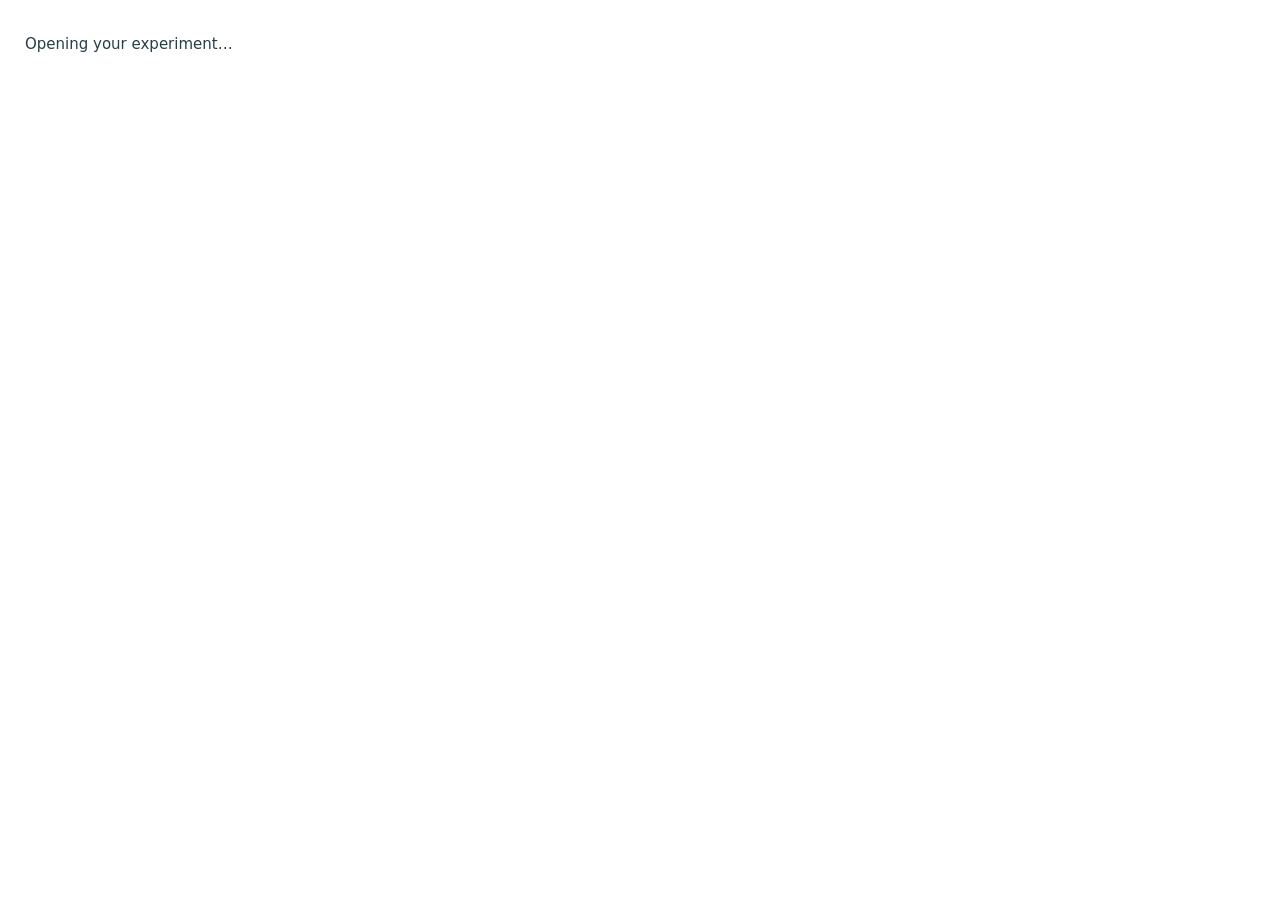
<file: ui_assets/experiences/index.html>
<!doctype html><html lang="en"><head><meta charset="utf-8"><meta name="viewport" content="width=device-width,initial-scale=1"><title>SYNAPSE · Learn by trying</title><link rel="stylesheet" href="style.css"></head><body>
<main id="app" aria-label="Interactive brain-region lesson"><p class="loading">Opening your experiment…</p></main>
<script src="core.js"></script><script src="ui.js"></script></body></html>
</file>
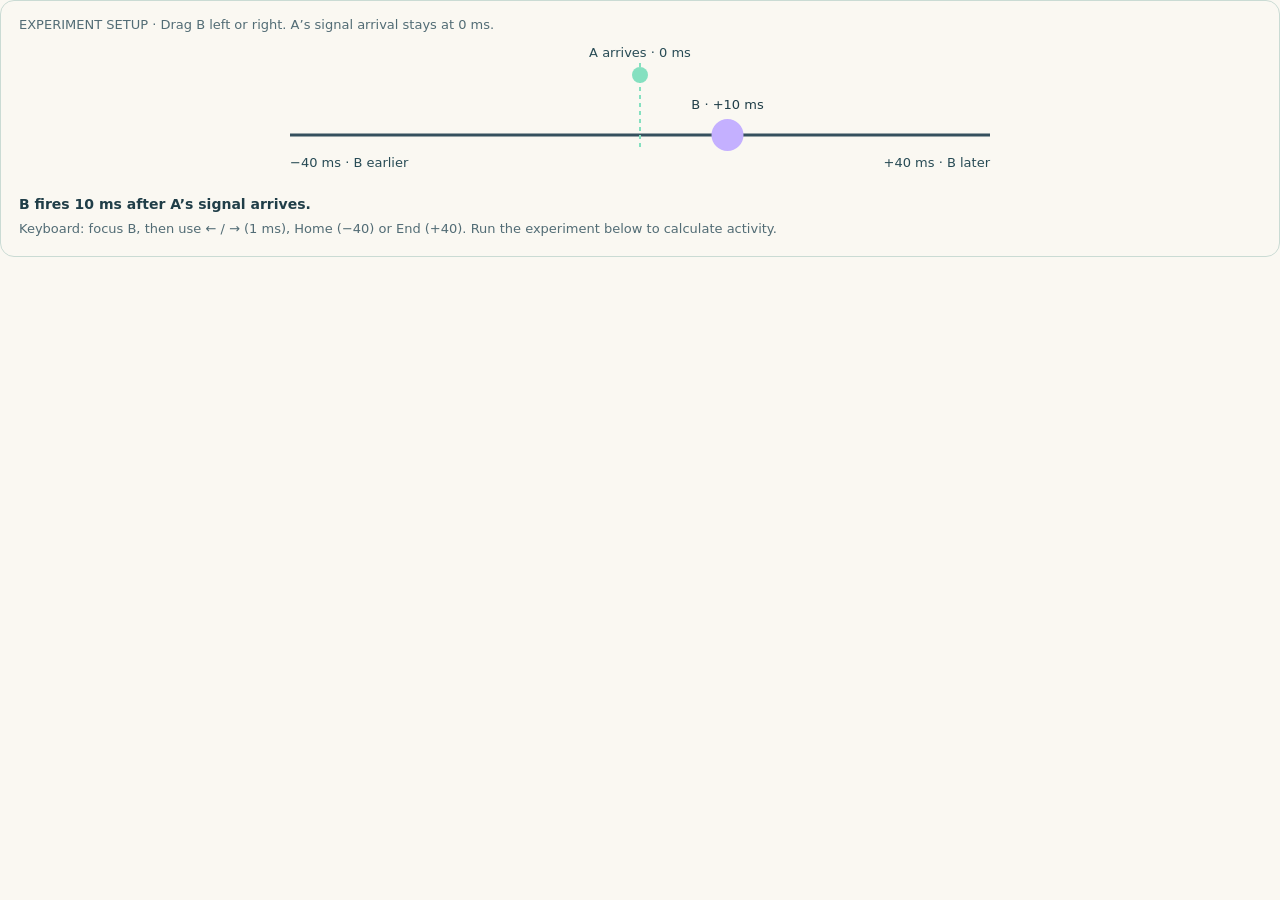
<file: ui_assets/timing_editor/index.html>
<!doctype html><html lang="en"><head><meta charset="utf-8"><meta name="viewport" content="width=device-width,initial-scale=1"><title>Set the relative timing</title><style>
*{box-sizing:border-box}body{margin:0;font:14px/1.5 system-ui,Segoe UI,sans-serif;background:#101c25;color:#edf4f2}main{padding:14px 18px;border:1px solid #35505e;border-radius:14px}p{margin:0 0 4px;color:#526c75;font-size:13px}svg{width:100%;height:155px;display:block}svg text{font-family:system-ui,Segoe UI,sans-serif;fill:#b0c3ce;font-size:13px}#b-marker{cursor:grab;touch-action:none;outline:none}#b-marker:focus-visible circle{stroke:#fff;stroke-width:4}#status{color:#203e48;font-weight:600;font-size:14px}body[aria-disabled=true] #b-marker{pointer-events:none;opacity:.5}

/* SYNAPSE light course palette. Shared with the upgraded regional course. */
:root{color-scheme:light;--bg:#faf8f2;--panel:#ffffff;--ink:#203e48;--muted:#526c75;--line:#cadbd4;--a:#126d70;--b:#78579b;--gold:#a76524;--mint:#126d70;--lilac:#78579b;color:#203e48;background:#faf8f2}
body{background:#faf8f2;color:#203e48}main{background:#faf8f2;border-color:#cadbd4}
h1,h2,h3,summary{color:#203e48}.badge,.chip{color:#126d70;border-color:#bdd2c7;background:#edf4ef}
.intro,.subtle,.foot,.footnote,details,.muted,.scope,.step,.paneltitle,.paneltitle span,.legend,.bottom,.phasebar,.phasebar strong,.neuron,.cards label,.controls,.controls span,.inspect span{color:#526c75}
.world,.circuit,.network,.story section,.cards section,.card{background:#ffffff;border-color:#cadbd4}
button,select{background:#fff;color:#203e48;border-color:#b7cdc3}button:hover{background:#edf4ef;border-color:#126d70}button[aria-pressed=true]{background:#dfede5;color:#126d70;border-color:#126d70}
button:focus-visible,select:focus-visible,input:focus-visible,canvas:focus-visible{outline:3px solid #ae6b27;outline-offset:3px}input[type=range],progress{accent-color:#126d70}
.story p,.pads div,.legend,.bottom,.phase,.phasebar strong,.explanation p,.explanation strong{color:#284b55}.pads div{border-color:#bacfc5}.pads div.chosen,.sensor.on{background:#dfede5;color:#0e5a60;border-color:#126d70}.sensor{color:#526c75;border-color:#c8d9d2}
.eyebrow,.kicker,.goal{color:#126d70}.wall{color:#637678}.danger{color:#a6384e}
.tooltip{background:#fffffff5;color:#203e48;border-color:#9ab9ac}.packet{background:#bc7d24}.positive{background:#126d70}.negative{background:#b44b66}.gain{background:#218470}.loss{background:#a74468}
.explanation{background:#eaf3ed;border-color:#126d70}.explanation p{color:#284b55}svg text{fill:#284b55}svg .small{fill:#526c75}svg .part-fill{fill:#e5efea;stroke:#779b8d}svg .active .part-fill{fill:#b6daca;stroke:#126d70}svg .part-line{stroke:#729986}svg .active .part-line{stroke:#126d70}
</style></head><body><main><p>EXPERIMENT SETUP · Drag B left or right. A’s signal arrival stays at 0 ms.</p>
<svg id="axis" viewBox="0 0 900 155" aria-label="Relative timing setup">
<path d="M100 96 H800" stroke="#35505e" stroke-width="3"/><path d="M450 24 V110" stroke="#85e0c0" stroke-width="2" stroke-dasharray="4 4"/>
<circle cx="450" cy="36" r="8" fill="#85e0c0"/><text x="450" y="18" text-anchor="middle">A arrives · 0 ms</text>
<text x="100" y="128">−40 ms · B earlier</text><text x="800" y="128" text-anchor="end">+40 ms · B later</text>
<g id="b-marker" role="slider" tabindex="0" aria-label="B spike relative to A arrival, milliseconds" aria-valuemin="-40" aria-valuemax="40" aria-valuenow="10"><circle cx="0" cy="96" r="15" fill="#c4b0ff" stroke="#c4b0ff" stroke-width="2"/><text id="b-label" x="0" y="70" text-anchor="middle" style="fill:#203e48">B · +10 ms</text></g>
</svg><p id="status" aria-live="polite">Waiting for timing settings…</p><p>Keyboard: focus B, then use ← / → (1 ms), Home (−40) or End (+40). Run the experiment below to calculate activity.</p></main><script src="editor.js"></script></body></html>
</file>
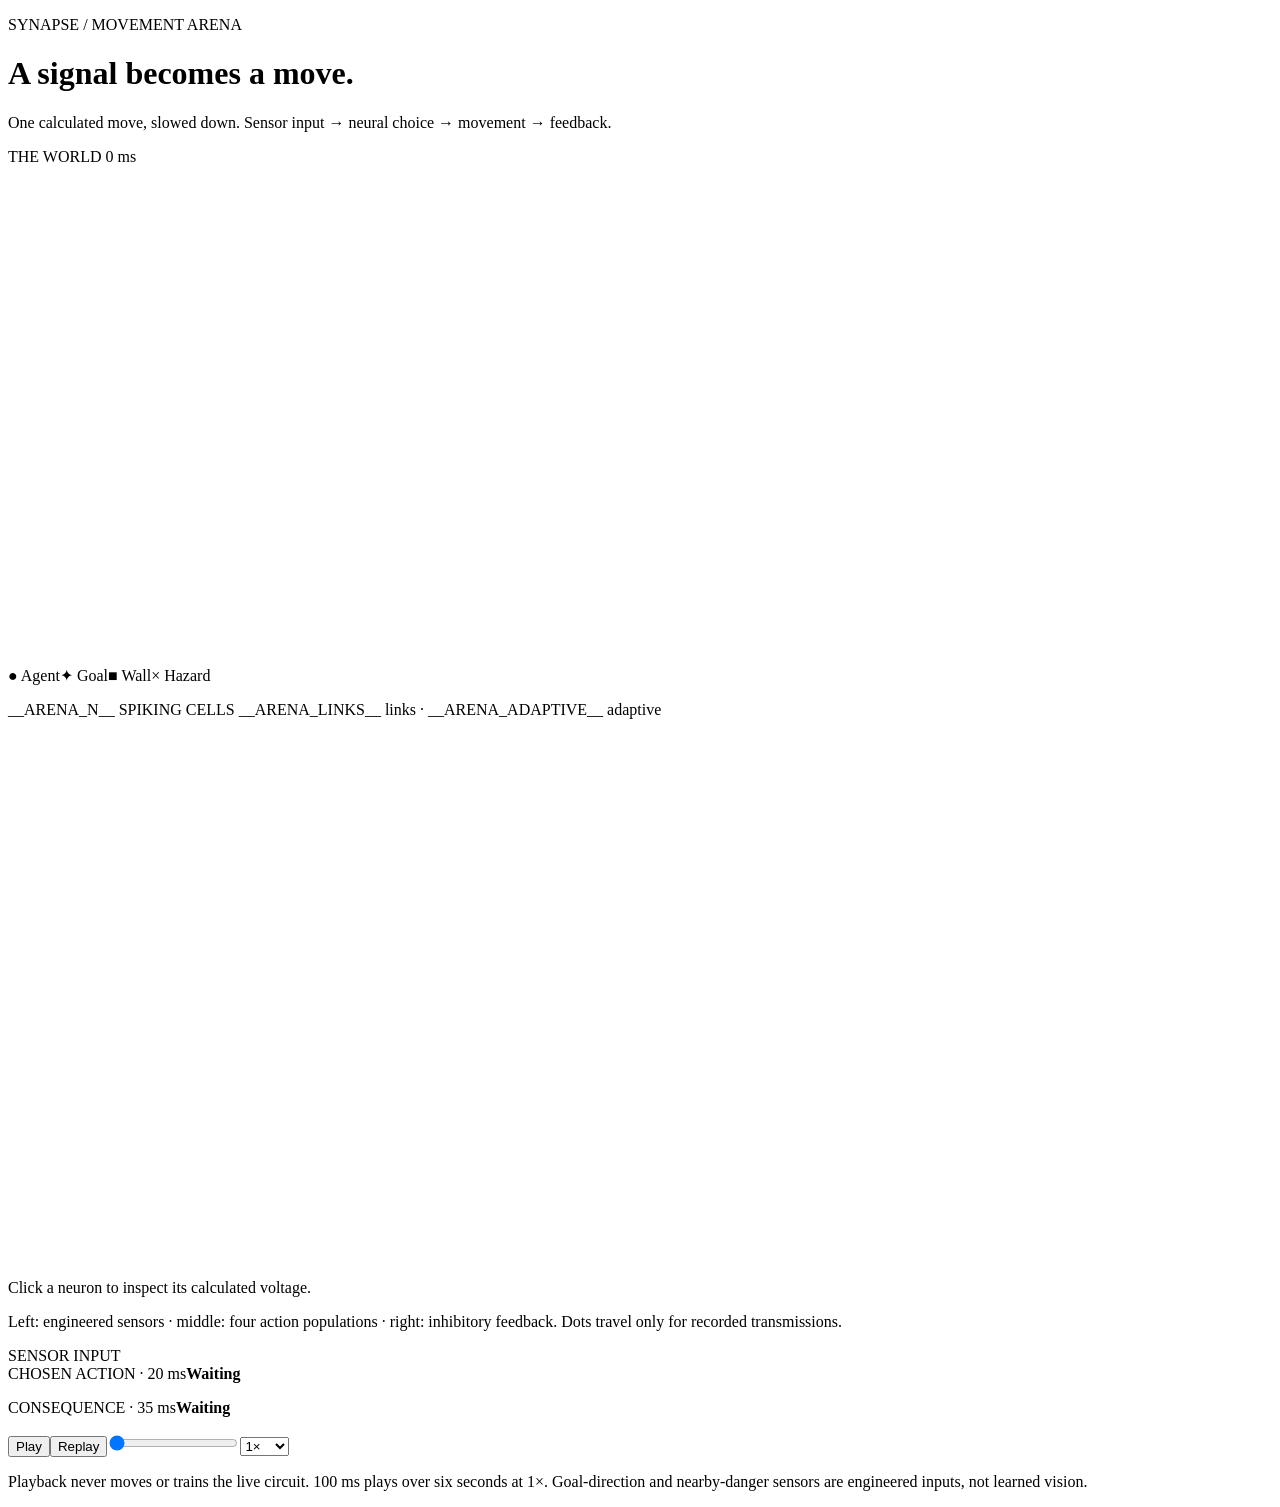
<file: ui_assets/arena.html>
<!doctype html><html lang="en"><head><meta charset="utf-8"><meta name="viewport" content="width=device-width,initial-scale=1"><title>SYNAPSE · Arena recording</title><style>__ARENA_CSS__</style></head>
<body><main><header><div><p class="eyebrow">SYNAPSE / MOVEMENT ARENA</p><h1>A signal becomes a move.</h1><p class="intro">One calculated move, slowed down. Sensor input → neural choice → movement → feedback.</p></div><span id="identity" class="badge"></span></header>
<div class="stage"><section class="world"><div class="paneltitle">THE WORLD <span id="clock">0 ms</span></div><canvas id="board" width="480" height="480" aria-label="Five by five arena with agent, goal, walls and hazards"></canvas><p class="legend"><span>● Agent</span><span class="goal">✦ Goal</span><span class="wall">■ Wall</span><span class="danger">× Hazard</span></p><p id="phase" class="phase"></p></section>
<section class="circuit"><div class="paneltitle">__ARENA_N__ SPIKING CELLS <span>__ARENA_LINKS__ links · __ARENA_ADAPTIVE__ adaptive</span></div><canvas id="network" width="760" height="540" tabindex="0" aria-label="Actual neural spikes and transmissions; click a cell for its voltage"></canvas><p id="neuron" class="neuron">Click a neuron to inspect its calculated voltage.</p><p class="subtle">Left: engineered sensors · middle: four action populations · right: inhibitory feedback. Dots travel only for recorded transmissions.</p></section></div>
<div class="cards"><section><label>SENSOR INPUT</label><div id="sensors" class="sensors"></div></section><section><label>CHOSEN ACTION · 20 ms</label><strong id="action">Waiting</strong><p id="scores" class="subtle"></p></section><section><label>CONSEQUENCE · 35 ms</label><strong id="outcome">Waiting</strong><p id="feedback" class="subtle"></p></section></div>
<div class="controls"><button id="play" type="button">Play</button><button id="restart" type="button">Replay</button><input id="seek" type="range" min="0" max="100" value="0" step="0.5" aria-label="Recorded neural time"><select id="speed" aria-label="Playback speed"><option value="0.5">0.5×</option><option value="1" selected>1×</option><option value="2">2×</option></select></div>
<p class="foot">Playback never moves or trains the live circuit. 100 ms plays over six seconds at 1×. Goal-direction and nearby-danger sensors are engineered inputs, not learned vision.</p></main>
<script id="arena-data" type="application/json">__ARENA_DATA__</script><script>__ARENA_CORE__</script><script>__ARENA_UI__</script></body></html>
</file>
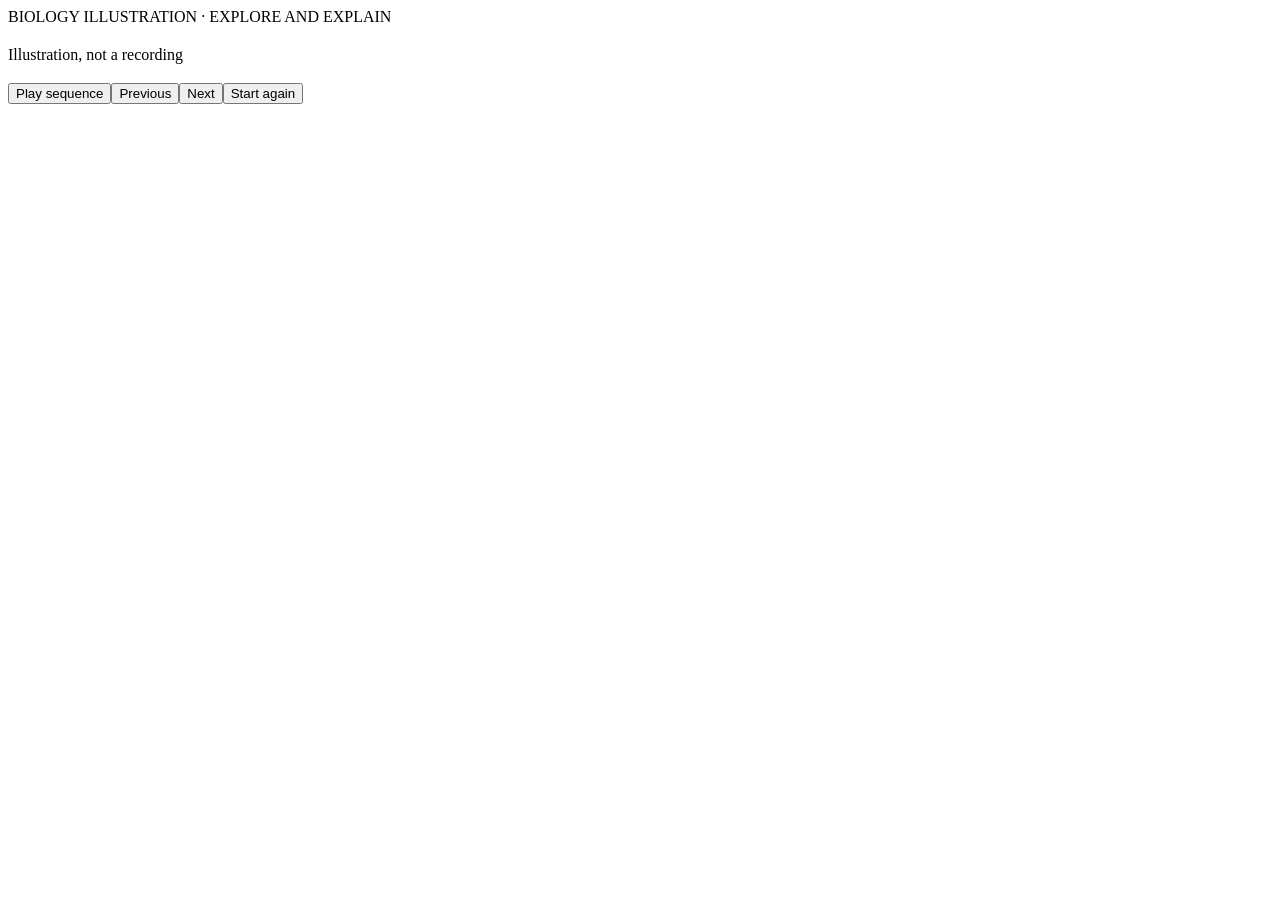
<file: ui_assets/course_explorer.html>
<!doctype html><html lang="en"><head><meta charset="utf-8"><meta name="viewport" content="width=device-width,initial-scale=1"><title>SYNAPSE · Biology explorer</title><style>__COURSE_CSS__</style></head><body>
<main><header><div><div class="eyebrow">BIOLOGY ILLUSTRATION · EXPLORE AND EXPLAIN</div><h2 id="title"></h2></div><span class="badge">Illustration, not a recording</span></header>
<div id="drawing" class="drawing"></div><div id="choices" class="choices" role="group" aria-label="Explore a structure or phase"></div>
<section class="explanation" aria-live="polite"><h3 id="part-name"></h3><p id="part-detail"></p></section>
<div class="controls"><button id="play" type="button">Play sequence</button><button id="previous" type="button">Previous</button><button id="next" type="button">Next</button><button id="reset" type="button">Start again</button><span id="position"></span></div>
<p id="scope" class="scope"></p></main>
<script id="course-data" type="application/json">__COURSE_DATA__</script><script>__COURSE_JS__</script></body></html>
</file>
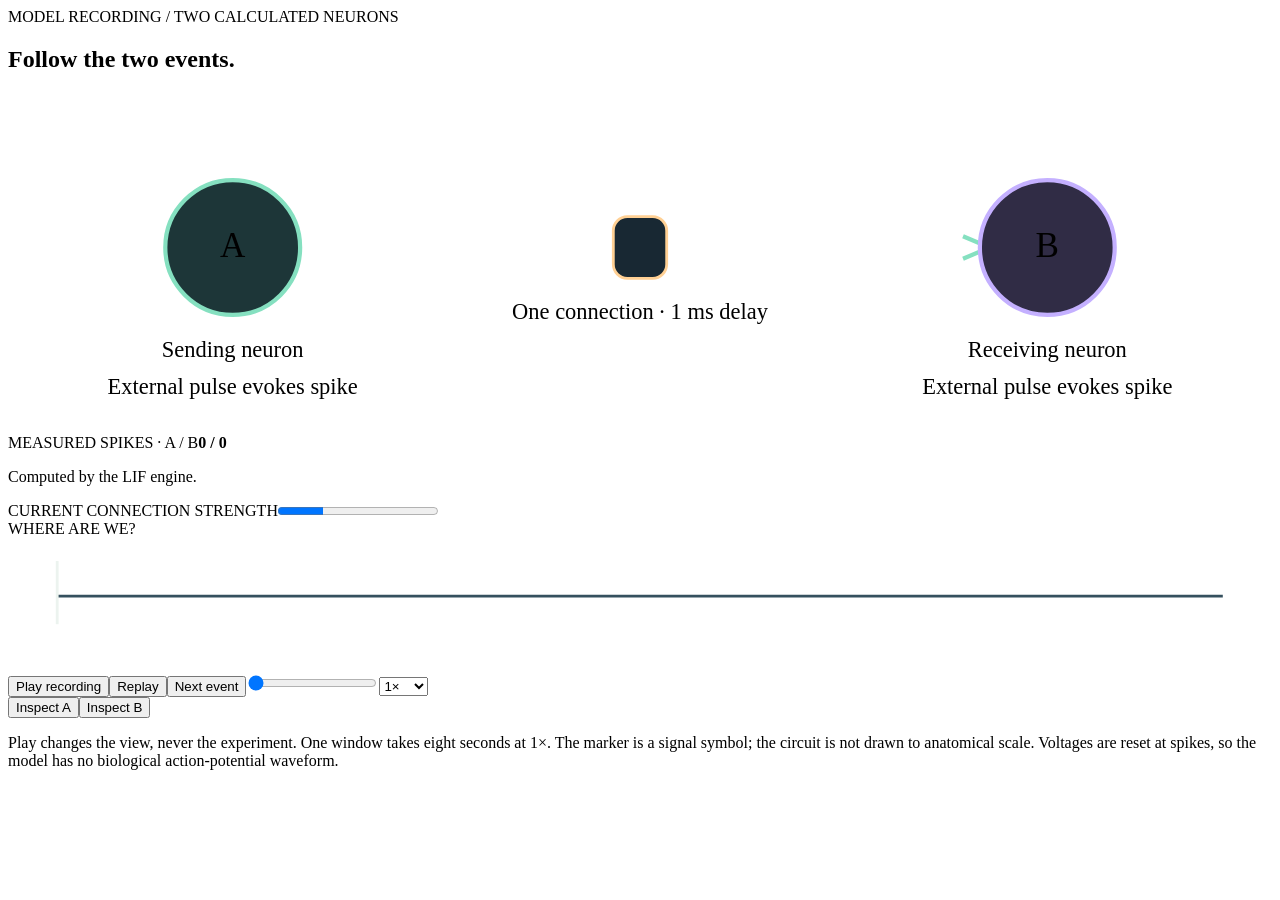
<file: ui_assets/guided_replay.html>
<!doctype html><html lang="en"><head><meta charset="utf-8"><meta name="viewport" content="width=device-width,initial-scale=1"><title>SYNAPSE · Recorded timing experiment</title><style>__GUIDED_CSS__</style></head><body><main>
<header><div><div class="kicker">MODEL RECORDING / TWO CALCULATED NEURONS</div><h2 id="run-title">Follow the two events.</h2></div><span id="clock" class="badge"></span></header>
<svg class="scene" viewBox="0 0 900 240" role="img" aria-labelledby="replay-title replay-desc"><title id="replay-title">A signal traveling from neuron A toward neuron B</title><desc id="replay-desc">Both neurons are stimulated externally during training. Flashes represent measured spikes; the moving marker represents the measured delay.</desc>
<path d="M200 110 H700" class="wire"/><path d="M680 102 L699 110 L680 118" stroke="#85e0c0" fill="none" stroke-width="3"/>
<circle id="cell-a" cx="160" cy="110" r="48" fill="#1d3638" stroke="#85e0c0" stroke-width="3"/><text x="160" y="117" text-anchor="middle" style="font-size:25px">A</text>
<circle id="cell-b" cx="740" cy="110" r="48" fill="#302c45" stroke="#c4b0ff" stroke-width="3"/><text x="740" y="117" text-anchor="middle" style="font-size:25px">B</text>
<rect x="431" y="88" width="38" height="44" rx="10" fill="#182833" stroke="#ffd094" stroke-width="2"/>
<circle id="packet" cx="210" cy="110" r="8" fill="#85e0c0" opacity="0"/>
<text x="160" y="188" text-anchor="middle">Sending neuron</text><text x="450" y="161" text-anchor="middle" class="small">One connection · 1 ms delay</text><text x="740" y="188" text-anchor="middle">Receiving neuron</text>
<text x="160" y="214" text-anchor="middle" class="small">External pulse evokes spike</text><text x="740" y="214" text-anchor="middle" class="small">External pulse evokes spike</text></svg>
<div class="cards"><section class="card"><label>MEASURED SPIKES · A / B</label><strong id="counts">0 / 0</strong><p class="muted">Computed by the LIF engine.</p></section><section class="card"><label>CURRENT CONNECTION STRENGTH</label><strong id="weight"></strong><progress id="weight-bar" max="0.35" value="0.1" aria-label="Recorded connection strength"></progress></section><section class="card"><label>WHERE ARE WE?</label><p id="phase" class="phase" aria-live="polite"></p></section></div>
<svg class="timeline" viewBox="0 0 900 82" role="img" aria-label="Measured A spike, signal arrival and B spike on a shared time axis"><path d="M35 30 H865" stroke="#35505e" stroke-width="2"/><g id="event-markers"></g><path id="cursor" d="M35 5 V50" stroke="#ecf3ef" stroke-width="2"/><text id="axis-start" x="35" y="78" class="small"></text><text id="axis-stop" x="865" y="78" text-anchor="end" class="small"></text></svg>
<div class="controls"><button id="play">Play recording</button><button id="restart">Replay</button><button id="step-event">Next event</button><input id="seek" type="range" min="0" max="400" step="0.5" value="0" aria-label="Recorded model time"><select id="speed" aria-label="Playback speed"><option value="0.5">0.5×</option><option value="1" selected>1×</option><option value="2">2×</option></select></div>
<div class="inspect"><button id="inspect-a" aria-pressed="true">Inspect A</button><button id="inspect-b" aria-pressed="false">Inspect B</button><span id="inspect-value"></span></div>
<p class="foot">Play changes the view, never the experiment. One window takes eight seconds at 1×. The marker is a signal symbol; the circuit is not drawn to anatomical scale. Voltages are reset at spikes, so the model has no biological action-potential waveform.</p>
</main><script id="guided-data" type="application/json">__GUIDED_DATA__</script><script>__GUIDED_CORE__</script><script>__GUIDED_REPLAY_JS__</script></body></html>
</file>
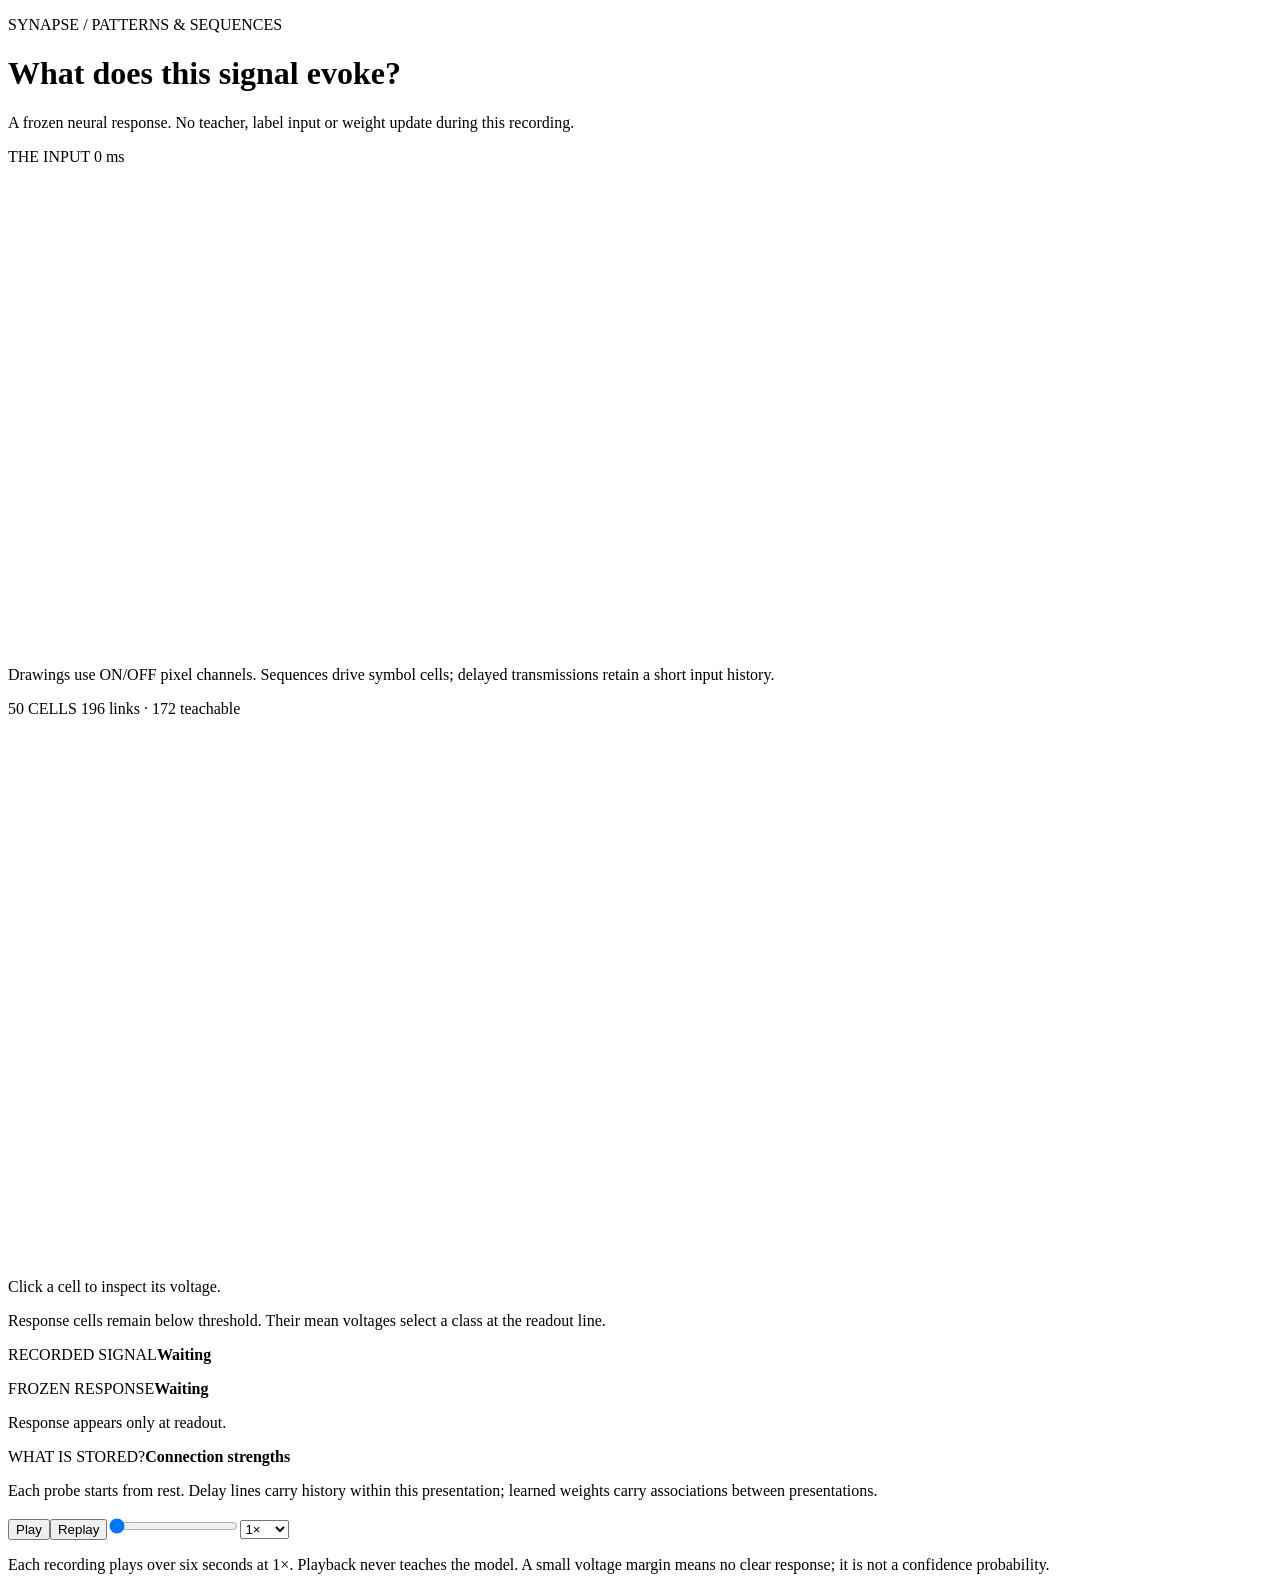
<file: ui_assets/memory.html>
<!doctype html><html lang="en"><head><meta charset="utf-8"><meta name="viewport" content="width=device-width,initial-scale=1"><title>SYNAPSE · Pattern and sequence probe</title><style>__MEMORY_CSS__</style></head><body><main>
<header><div><p class="eyebrow">SYNAPSE / PATTERNS & SEQUENCES</p><h1>What does this signal evoke?</h1><p class="intro">A frozen neural response. No teacher, label input or weight update during this recording.</p></div><span id="identity" class="badge"></span></header>
<div class="stage"><section class="world"><div class="paneltitle">THE INPUT <span id="clock">0 ms</span></div><canvas id="input" width="480" height="480" aria-label="Recorded pixel pattern or timed symbol sequence"></canvas><p id="phase" class="phase"></p><p class="subtle">Drawings use ON/OFF pixel channels. Sequences drive symbol cells; delayed transmissions retain a short input history.</p></section>
<section class="circuit"><div class="paneltitle">50 CELLS <span>196 links · 172 teachable</span></div><canvas id="network" width="760" height="540" tabindex="0" aria-label="Actual spiking input, delay cells and passive response cells"></canvas><p id="neuron" class="neuron">Click a cell to inspect its voltage.</p><p class="subtle">Response cells remain below threshold. Their mean voltages select a class at the readout line.</p></section></div>
<div class="cards"><section><label>RECORDED SIGNAL</label><strong id="recipe">Waiting</strong><p id="timing" class="subtle"></p></section><section><label>FROZEN RESPONSE</label><strong id="response">Waiting</strong><p id="scores" class="subtle">Response appears only at readout.</p></section><section><label>WHAT IS STORED?</label><strong>Connection strengths</strong><p class="subtle">Each probe starts from rest. Delay lines carry history within this presentation; learned weights carry associations between presentations.</p></section></div>
<div class="controls"><button id="play" type="button">Play</button><button id="restart" type="button">Replay</button><input id="seek" type="range" min="0" max="100" value="0" step="0.5" aria-label="Recorded neural time"><select id="speed" aria-label="Playback speed"><option value="0.5">0.5×</option><option value="1" selected>1×</option><option value="2">2×</option></select></div>
<p class="foot">Each recording plays over six seconds at 1×. Playback never teaches the model. A small voltage margin means no clear response; it is not a confidence probability.</p></main>
<script id="memory-data" type="application/json">__MEMORY_DATA__</script><script>__MEMORY_CORE__</script><script>__MEMORY_UI__</script></body></html>
</file>
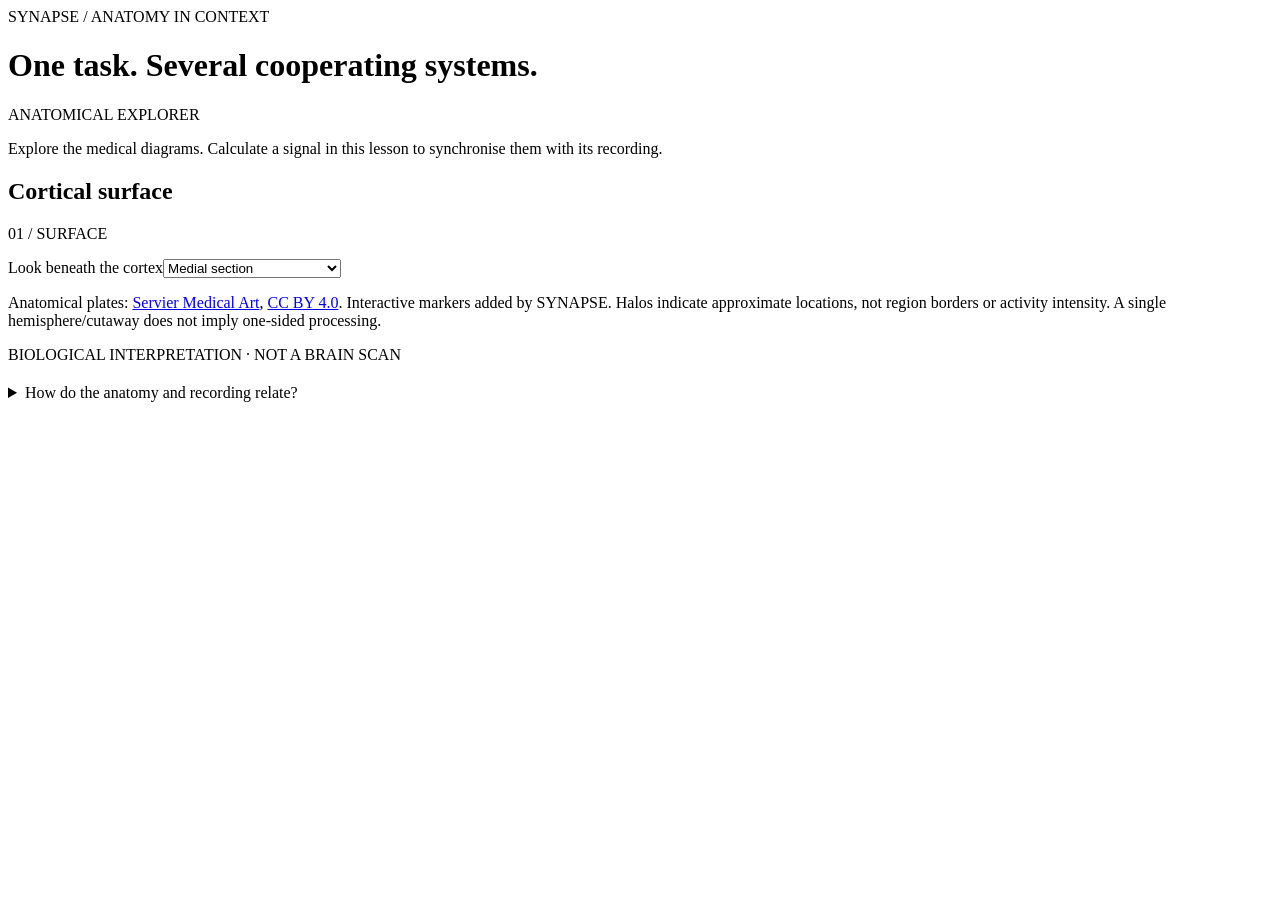
<file: ui_assets/region.html>
<!doctype html><html lang="en"><head><meta charset="utf-8"><meta name="viewport" content="width=device-width,initial-scale=1">
<title>SYNAPSE · Anatomy and a 100-neuron experiment</title><style>__REGION_CSS__</style></head><body>
<main>
<header><div><div class="eyebrow">SYNAPSE / ANATOMY IN CONTEXT</div><h1 id="title">One task. Several cooperating systems.</h1></div><span id="recordingBadge" class="badge">ANATOMICAL EXPLORER</span></header>
<p class="intro" id="intro">Explore the medical diagrams. Calculate a signal in this lesson to synchronise them with its recording.</p>
<section class="atlas-grid">
 <div class="plate-card"><div class="plate-head"><h2 id="surfaceTitle">Cortical surface</h2><span class="chip">01 / SURFACE</span></div><div class="plate" id="surface"></div><p class="fine" id="surfaceNote"></p></div>
 <div class="plate-card"><div class="plate-head"><label for="deepView">Look beneath the cortex</label><select id="deepView" aria-label="Anatomical cutaway"><option value="medial">Medial section</option><option value="hippocampus">Hippocampus & amygdala</option><option value="deep">Coronal section</option></select></div><div class="plate" id="deep"></div><p class="fine" id="deepNote"></p></div>
</section>
<p class="fine">Anatomical plates: <a href="https://smart.servier.com/" target="_blank" rel="noopener noreferrer">Servier Medical Art</a>, <a href="https://creativecommons.org/licenses/by/4.0/" target="_blank" rel="noopener noreferrer">CC BY 4.0</a>. Interactive markers added by SYNAPSE. Halos indicate approximate locations, not region borders or activity intensity. A single hemisphere/cutaway does not imply one-sided processing.</p>
<div class="region-pills" id="regionPills" aria-label="Explore brain structures"></div>
<aside class="interpretation"><div class="eyebrow">BIOLOGICAL INTERPRETATION · NOT A BRAIN SCAN</div><h2 id="phaseTitle"></h2><p id="partners" class="fine"></p><p id="phaseWhy"></p><p id="phaseSources" class="fine"></p><p id="regionDetail"></p></aside>
<section id="recordedPanel" hidden>
 <div class="stimulus"><div><div class="eyebrow">RECORDED INPUT</div><div id="signalPreview"></div></div><p id="signalText" class="fine"></p></div>
 <div class="stage-buttons" id="stageButtons" aria-label="Task stages"></div>
 <div class="controls"><button id="play" type="button">Play recording</button><button id="restart" type="button">Start again</button><label for="speed">Playback <select id="speed"><option value=".5">0.5×</option><option value="1" selected>1×</option><option value="2">2×</option></select></label><label class="scrub" for="time">Recorded time <input id="time" type="range" min="0" step=".5" value="0"></label><output id="clock">0.0 ms</output></div>
 <div class="recorded-heading"><div><div class="eyebrow">CALCULATED CIRCUIT · 100 LIF NEURONS</div><h2>Follow the signal, then inspect a cell.</h2></div><span id="decision" class="badge">Readout not reached</span></div>
 <p class="fine">Cell positions show engineering roles. Brightness follows recorded voltage; flashes follow actual spikes. Moving dots follow transmissions processed by the engine. All weights are frozen during this recording.</p>
 <canvas id="network" width="1200" height="490" tabindex="0" aria-label="Calculated 100-neuron circuit. Click a cell, or use arrow keys to inspect a neuron."></canvas>
 <div class="legend"><span><i style="background:#157e86"></i>Positive current</span><span><i style="background:#b44968"></i>Inhibitory current</span><span><i style="background:#d09029"></i>Recorded transmission</span><label><input id="focusLinks" type="checkbox"> Show only selected cell’s links</label></div>
 <div class="inspector"><div><label for="neuron">Inspect neuron</label><select id="neuron"></select><h3 id="cellRole"></h3><p id="cellExplain"></p><p id="cellStats" class="fine"></p></div><div><div class="trace-head"><strong id="voltageLabel"></strong><span class="fine">Recorded voltage · −65 to −50 mV</span></div><canvas id="trace" width="650" height="150" aria-label="Selected neuron's recorded membrane voltage and time cursor"></canvas><p id="cellCurrent" class="fine"></p></div></div>
</section>
<details><summary>How do the anatomy and recording relate?</summary><p id="scope"></p><p id="limits"></p><p>Quiet readout cells can still carry different subthreshold voltages. A cell is not a brain region. The highlighted structures are selected from the task explanation, not inferred from these 100 cells. Biological timing and human activity intensity cannot be read from this playback.</p></details>
</main><script type="application/json" id="region-data">__REGION_DATA__</script><script>__REGION_CORE__</script><script>__REGION_UI__</script></body></html>
</file>
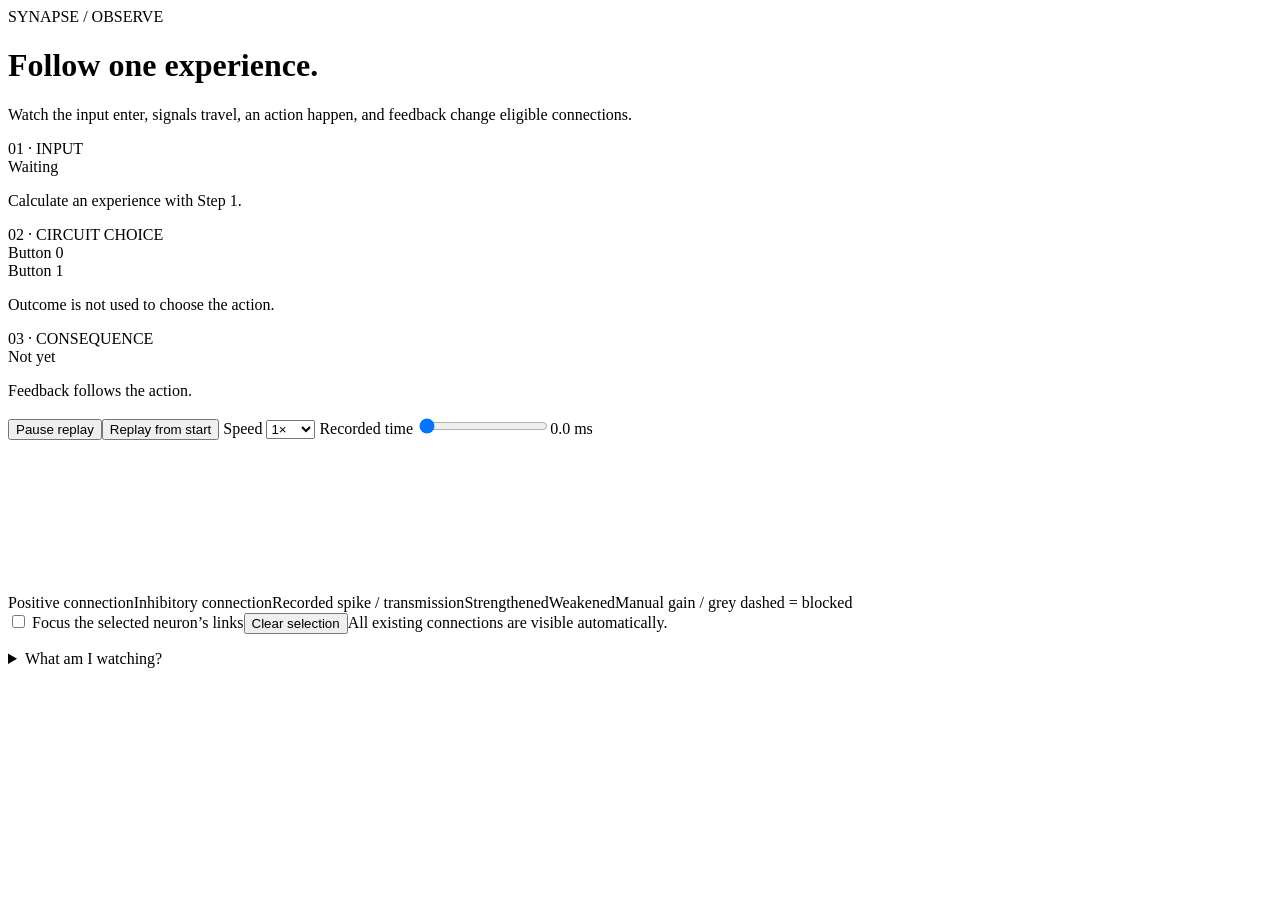
<file: ui_assets/replay.html>
<!doctype html>
<html lang="en"><head><meta charset="utf-8"><meta name="viewport" content="width=device-width,initial-scale=1">
<title>SYNAPSE · Recorded neural experience</title><style>__REPLAY_CSS__</style></head>
<body><main>
<div class="topline"><div><span class="eyebrow">SYNAPSE / OBSERVE</span><h1>Follow one experience.</h1></div><span id="identity" class="badge"></span></div>
<p class="intro">Watch the input enter, signals travel, an action happen, and feedback change eligible connections.</p>
<div class="story" aria-live="polite">
 <section id="inputCard"><span id="inputLabel" class="step">01 · INPUT</span><div id="cue" class="big">Waiting</div><p id="inputText">Calculate an experience with Step 1.</p></section>
 <section id="actionCard"><span id="actionLabel" class="step">02 · CIRCUIT CHOICE</span><div class="pads"><div id="pad0">Button 0</div><div id="pad1">Button 1</div></div><p id="actionText">Outcome is not used to choose the action.</p></section>
 <section id="feedbackCard"><span id="feedbackLabel" class="step">03 · CONSEQUENCE</span><div id="outcome" class="big">Not yet</div><p id="feedbackText">Feedback follows the action.</p></section>
</div>
<div class="controls">
 <button id="play" type="button">Pause replay</button><button id="restart" type="button">Replay from start</button>
 <label>Speed <select id="speed"><option value=".5">0.5×</option><option value="1" selected>1×</option><option value="2">2×</option></select></label>
 <label class="scrub">Recorded time <input id="time" type="range" min="0" max="100" step=".1" value="0"></label><output id="clock">0.0 ms</output>
</div>
<div class="phasebar"><strong id="phase"></strong><span id="change"></span></div>
<div class="network"><canvas id="network" tabindex="0" aria-label="Animated network of 50 neurons and 690 directed connections; click a neuron for optional details"></canvas>
 <div id="tooltip" class="tooltip" hidden></div>
</div>
<div class="legend"><span><i class="positive"></i>Positive connection</span><span><i class="negative"></i>Inhibitory connection</span><span><i class="packet"></i>Recorded spike / transmission</span><span><i class="gain"></i>Strengthened</span><span><i class="loss"></i>Weakened</span><span id="manualLegend"><i style="background:#e5bc6b"></i>Manual gain / grey dashed = blocked</span></div>
<div class="bottom"><label><input id="focus" type="checkbox"> Focus the selected neuron’s links</label><button id="clear" type="button">Clear selection</button><span id="detail">All existing connections are visible automatically.</span></div>
<p class="footnote" id="scope"></p>
<details><summary>What am I watching?</summary><p>This is recorded activity from a calculated 100 ms experience, slowed down for inspection. Replay changes the display only. Use the app’s Step or Start controls to calculate new experiences. The task currently uses two cues and two buttons; the movement arena comes next.</p><p>The action readout compares actual neural voltages and includes exploration. Teaching feedback arrives at 35 ms. Links shown are existing connections: a strength change does not create a new link. Packets follow arrivals actually processed by the engine, including any signals carried into this window.</p><p>Neuron locations show engineered roles. Node brightness follows recorded voltage; flashes are brief display highlights after actual spikes. Link width shows magnitude with a display scale; inhibitory links are capped for readability.</p></details>
</main><script id="replay-data" type="application/json">__REPLAY_DATA__</script>
<script>__REPLAY_CORE__</script><script>__REPLAY_UI__</script></body></html>
</file>
<file: ui_assets/experiences/style.css>
:root{color-scheme:light;--ink:#253f49;--muted:#5e6f75;--accent:#7256a7;--wash:#f0e8fc;--paper:#fffdf8;--line:#deded6}*{box-sizing:border-box}body{margin:0;background:transparent;font:15px/1.55 system-ui,-apple-system,Segoe UI,sans-serif;color:var(--ink)}button,input,select{font:inherit}button{cursor:pointer;border:1px solid #cfcfc4;background:#fffdf8;color:var(--ink);border-radius:12px;padding:10px 16px;font-weight:600}button:hover:not(:disabled){border-color:var(--accent);transform:translateY(-1px)}button:disabled{opacity:.55;cursor:wait}button:focus-visible,input:focus-visible,select:focus-visible,summary:focus-visible{outline:3px solid #b26336;outline-offset:4px}input[type=range]{width:100%;accent-color:var(--accent)}select{max-width:100%;padding:9px;border-radius:10px;border:1px solid #c7cecc;background:#fffdf8;color:var(--ink)}h1,h2,h3,p{margin:0}h2{font-size:clamp(23px,3vw,34px);line-height:1.18;letter-spacing:-.035em;font-weight:700}h3{font-size:18px;line-height:1.3;margin-bottom:12px}p{margin:8px 0}.loading{padding:25px}.lesson{position:relative;isolation:isolate;overflow:hidden;border:1px solid #e6dfd1;border-radius:26px;padding:26px;background:radial-gradient(ellipse at 96% 5%,var(--wash) 0%,transparent 44%),radial-gradient(ellipse at 0 100%,#fff0d4 0%,transparent 40%),var(--paper)}.lesson:before{content:'';position:absolute;z-index:-1;inset:0;opacity:.35;background-image:radial-gradient(#c6c1b4 .7px,transparent .7px);background-size:17px 17px;mask-image:linear-gradient(transparent 30%,#000 100%)}.lesson:after{content:'';position:absolute;z-index:-1;width:260px;height:260px;border:24px solid #ffffff70;border-radius:50%;right:-145px;top:180px;transform:rotate(-20deg)}.hero{display:grid;grid-template-columns:1fr 170px;gap:25px;align-items:center;padding:0 3px 22px}.hero-copy{max-width:760px}.kicker{font-size:11px;letter-spacing:.08em;font-weight:750;color:var(--accent);margin-bottom:12px}.sticker{display:inline-flex;align-items:center;gap:7px;padding:5px 10px;background:#fff9e8;border:1px solid #e2cf9b;border-radius:7px;box-shadow:2px 2px 0 #e2cf9b50;transform:rotate(-2deg);margin:12px 0 6px;font-size:11px;color:#6d572d}.mini{position:relative;padding:9px 8px;background:#ffffffd9;border:1px solid #dbd8cb;border-radius:18px;transform:rotate(2deg);box-shadow:4px 5px 0 #ded8ca44}.mini img{display:block;width:100%;height:112px;object-fit:contain}.mini-plate{position:relative;aspect-ratio:1.35}.mini-plate img{position:absolute;inset:0;width:100%;height:100%}.mini i{display:block;position:absolute;border:2px solid var(--accent);background:#f6bd5155;border-radius:50%;transform:translate(-50%,-50%)}.mini small{display:block;text-align:center;color:var(--muted);font-size:9px;line-height:1.4;margin-top:5px}.mini.working i{animation:focus-pop .85s ease-out 2}.steps{display:flex;gap:8px;flex-wrap:wrap;margin:3px 0 22px}.steps button{font-size:12px;border-radius:30px;background:#ffffff85;font-weight:500;padding:7px 13px}.steps button.active{background:var(--accent);color:white;border-color:var(--accent)}.intro{padding:18px 20px 24px;max-width:850px;background:#ffffffb8;border-radius:18px;border:1px dashed #d9cdb7}.intro p{font-size:18px;color:#405d65;max-width:700px;line-height:1.5}.primary{background:var(--accent);color:white;border-color:var(--accent);box-shadow:0 3px 0 #253f4925}.intro .primary{margin-top:16px}.subtle{font-size:12px;color:var(--muted)}.instruction{font-size:16px;max-width:900px;color:#425c65;margin-bottom:19px}.play-grid{display:grid;grid-template-columns:minmax(0,1.7fr) minmax(230px,.85fr);gap:18px;align-items:start}.stage,.controls-card,.explain,.result{background:#ffffffdc;border:1px solid #deded5;border-radius:18px;padding:20px}.stage{position:relative;min-height:260px}.controls-card{background:var(--wash);border:1px solid #ffffffa6}.controls-card h3{font-size:15px;margin-bottom:15px}.control{margin-bottom:17px}.control:last-child{margin-bottom:0}.control label{display:flex;justify-content:space-between;gap:10px;font-size:13px;line-height:1.4;margin-bottom:7px}.control output{color:var(--accent);font-weight:700;white-space:nowrap;font-variant-numeric:tabular-nums}.control select{width:100%}.button-row{display:flex;gap:8px;flex-wrap:wrap;margin:15px 0 0}.button-row button{font-size:13px;padding:9px 12px}.result{margin-top:17px;border-left:4px solid var(--accent);background:#fffdf7}.result strong{font-size:17px;font-weight:700}.result p{font-size:14px;line-height:1.6}.result .small{font-size:12px;color:var(--muted)}.result .button-row{margin-top:10px}.empty{font-size:14px;color:var(--muted);min-height:60px;display:flex;align-items:center}.unit{font-size:11px;color:var(--muted);margin:7px 0}.big-value{font-size:clamp(26px,4vw,42px);font-weight:700;color:var(--accent);letter-spacing:-.03em;line-height:1.1}.two{display:grid;grid-template-columns:1fr 1fr;gap:14px}.value-card{background:var(--wash);border:1px solid #ffffff;border-radius:15px;padding:17px}.value-card .value-label{font-size:12px;color:var(--muted);margin-bottom:9px}.value-card strong{display:block;font-size:28px;font-weight:650;color:var(--accent)}.bar{height:11px;overflow:hidden;border-radius:10px;background:#e8e9e0;margin-top:8px}.bar span{display:block;height:100%;background:var(--accent);border-radius:10px;transition:width .35s}.bar.coral span{background:#be6e53}.shape-card{display:flex;justify-content:center;align-items:center;min-height:145px;border-radius:17px;background:#f5f2e9;border:1px solid #dad9d0}.shape{display:block;width:66px;height:66px;background:#398e8a;border:4px solid #fff;box-shadow:0 2px 0 #00000012}.shape.circle{border-radius:50%}.shape.coral{background:#c97859}.shape-button{width:100%;min-height:155px;display:flex;align-items:center;justify-content:center;background:#fff}.cue-goal{padding:9px 13px;border:1px dashed var(--accent);border-radius:9px;background:var(--wash);display:inline-block;margin-bottom:16px;font-size:14px;font-weight:650}.waiting{text-align:center;padding:18px}.waiting .big-value{margin:20px 0}.distraction-strip{display:flex;justify-content:center;gap:15px;margin:20px 0;min-height:45px}.distraction-strip i{display:block;height:35px;width:35px;background:#c97859;border-radius:50%;animation:floaty 1.4s ease-in-out infinite alternate}.distraction-strip i:nth-child(even){background:#7886b6;border-radius:4px;animation-delay:.2s}.pixel-board{display:grid;grid-template-columns:repeat(3,minmax(29px,53px));gap:5px;justify-content:center;margin:12px 0}.pixel-board button{aspect-ratio:1;padding:0;border-radius:7px;background:#f0eee5;border:1px solid #d6d8cd;min-width:29px;min-height:29px}.pixel-board button.on{background:var(--accent);border-color:var(--accent);box-shadow:inset 0 0 0 2px #ffffff3d}.pixel-board.small{grid-template-columns:repeat(3,32px);gap:3px}.example{border:1px solid #d8d8cd;border-radius:16px;padding:16px;background:#fffdf8;min-width:0}.example:nth-child(2){background:var(--wash)}.example h3{font-size:14px;text-align:center;margin:0}.example .editable{font-size:10px;color:var(--muted);display:block;text-align:center;margin-top:4px}.example select{width:100%;font-size:13px}.query-area{display:grid;grid-template-columns:auto 1fr;gap:20px;align-items:center;margin:18px 0 0;padding-top:18px;border-top:1px dashed #ddd7c9}.query-area .pixel-board{margin:6px 0}.query-copy h3{font-size:15px;margin-bottom:4px}.neural-response{display:flex;align-items:center;gap:16px;flex-wrap:wrap}.neural-response .response-name{font-size:30px;font-weight:700;color:var(--accent)}.neural-response .volts{flex:1;min-width:180px}.volts label{display:flex;justify-content:space-between;font-size:11px;margin-bottom:1px}.room{display:grid;grid-template-columns:1fr 1fr;gap:13px;margin-top:12px}.room-slot{border:1px dashed #b9c5c5;border-radius:12px;padding:11px;text-align:center;font-size:13px}.room-slot.selected{background:var(--wash);border:2px solid var(--accent)}.spotlight{display:grid;grid-template-columns:repeat(4,1fr);gap:8px;max-width:400px;margin:4px auto 15px}.spotlight button{padding:10px 4px;min-height:60px;border-radius:11px;background:#fffdf8;position:relative}.spotlight button.target{font-size:22px;color:#7764a4}.spotlight button.attended{box-shadow:0 0 0 3px #a8ceea;background:#e9f3ff}.spotlight button.winner{border:3px solid #be8439}.spotlight small{font-size:10px;color:var(--muted);display:block}.scene-svg{width:100%;height:auto;display:block;max-height:290px}.scene-svg text{font-family:system-ui,Segoe UI,sans-serif;fill:#405a63;font-size:12px}.scene-svg .pulse-dot{fill:var(--accent)}.trace{width:100%;height:115px;display:block;margin-top:12px}.trace text{font-family:system-ui,sans-serif;font-size:10px;fill:#657980}.trace polyline{stroke:var(--accent);fill:none;stroke-width:2.5;stroke-linejoin:round;stroke-linecap:round}.trace .baseline{stroke:#b8beb7;stroke-width:1;stroke-dasharray:5 4}.population-bars{display:grid;grid-template-columns:repeat(8,1fr);gap:6px;height:85px;align-items:end;margin:15px 0 0}.population-bars div{height:100%;display:flex;flex-direction:column;justify-content:end;align-items:center;gap:4px;font-size:10px;color:var(--muted)}.population-bars i{display:block;width:100%;max-width:30px;background:var(--accent);border-radius:5px 5px 0 0;min-height:2px}.action-choice{width:100%;min-height:90px;font-size:18px;background:var(--wash);border-color:var(--accent)}.chosen{outline:3px solid #c58c3e;outline-offset:2px}.flow-node{fill:var(--wash);stroke:var(--accent);stroke-width:2}.flow-wire{stroke:#d3dcd7;stroke-width:7;fill:none}.flow-open{stroke:var(--accent);fill:none;stroke-linecap:round}.event{font-size:38px;text-align:center;letter-spacing:5px;margin:18px 0}.confetti span{display:inline-block;animation:confetti .8s ease-out}.thermo{height:50px;background:linear-gradient(90deg,#d3e8f6,#eef1dd,#f5d6bb);border-radius:15px;position:relative;margin:30px 0 20px}.thermo .target{position:absolute;top:-9px;bottom:-9px;width:2px;background:#6b7d73}.thermo .pointer{position:absolute;top:-6px;width:13px;height:62px;background:var(--accent);border:3px solid #fff;border-radius:8px;transform:translateX(-50%);transition:left .45s}.why-grid{display:grid;grid-template-columns:1fr;gap:13px;max-width:900px}.explain{padding:18px 20px;display:grid;grid-template-columns:32px 1fr;gap:12px}.explain .num{font-size:22px;line-height:1;color:var(--accent);font-weight:750}.explain p{font-size:15px;line-height:1.65;margin:0}.take-next{background:var(--wash);padding:16px 20px;border-radius:13px;margin-top:16px;font-size:14px}.error{padding:12px 15px;background:#fff0eb;border:1px solid #deaa97;border-radius:11px;color:#8c4938;margin:14px 0;font-size:14px}.credit{font-size:10px;color:#768077;margin-top:19px;line-height:1.5;max-width:1000px}.credit a{color:#5d6f69}.legend{font-size:11px;color:var(--muted);line-height:1.6;margin:8px 0}.mini-working{color:var(--accent)}.cursor-end{animation:reach .7s ease-out}.rhythm-pulse{animation:focus-pop .7s ease-out}.sample-note{font-size:11px;margin:10px 0;color:#7a6e4b}.visually-hidden{position:absolute;clip:rect(0,0,0,0);width:1px;height:1px;overflow:hidden}@keyframes focus-pop{0%{opacity:.4;stroke-width:1}50%{opacity:1;stroke-width:4}100%{opacity:.65;stroke-width:2}}@keyframes floaty{to{transform:translateY(-8px) rotate(10deg)}}@keyframes confetti{from{opacity:.3;transform:translateY(-12px) rotate(-30deg)}to{opacity:1;transform:none}}@keyframes reach{from{opacity:.2;transform:translateX(-15px)}to{opacity:1;transform:none}}@media(max-width:750px){.lesson{padding:18px 13px;border-radius:19px}.hero{grid-template-columns:1fr 115px;gap:12px;padding-bottom:16px}.mini{padding:6px}.mini small{font-size:8px}h2{font-size:25px}.play-grid{grid-template-columns:1fr}.stage{padding:16px}.controls-card{padding:16px}.controls-card .control{margin-bottom:12px}.query-area{grid-template-columns:1fr}.query-area .pixel-board{justify-content:start}.intro{padding:14px}.intro p{font-size:16px}.steps{gap:5px}.steps button{font-size:11px;padding:7px 10px}.pixel-board{grid-template-columns:repeat(3,minmax(29px,46px))}.example{padding:12px 8px}.two{gap:9px}.scene-svg{max-height:230px}.credit{font-size:9px}}@media(max-width:430px){.hero{grid-template-columns:1fr 88px}.mini small{font-size:7px}.kicker{font-size:9px}h2{font-size:22px}.example h3{font-size:12px}.stage{padding:12px}.button-row button{font-size:12px;padding:9px 10px}}@media(prefers-reduced-motion:reduce){*{animation:none!important;transition:none!important;scroll-behavior:auto!important}button:hover:not(:disabled){transform:none}}
</file>
